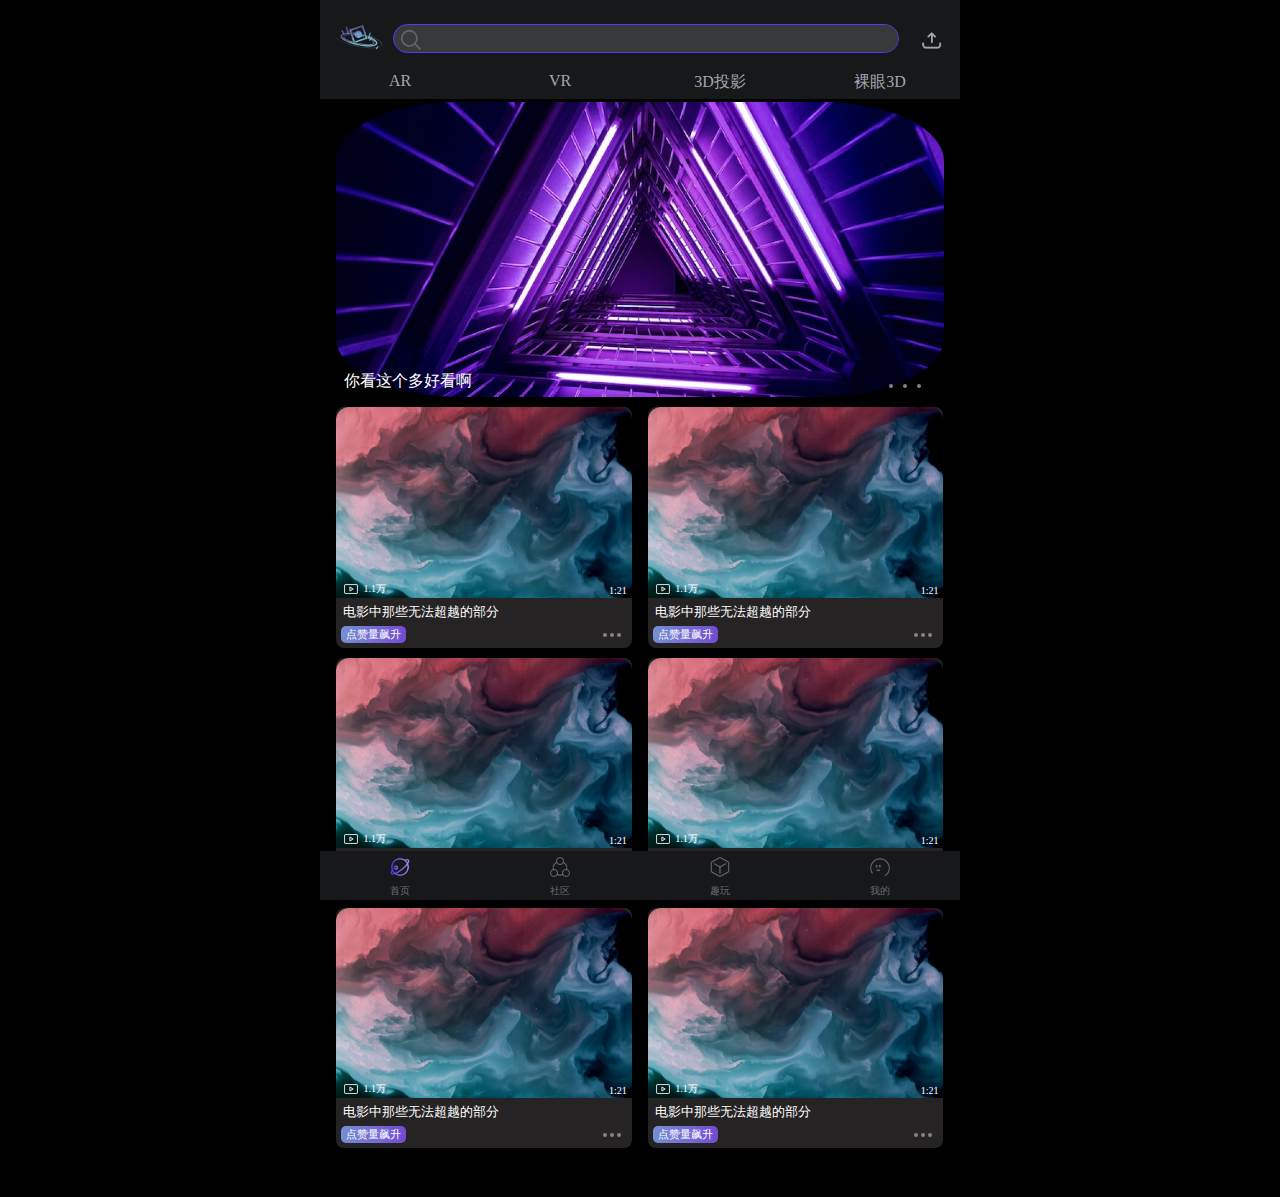
<file: 页面制作移动端/index.html>
<!DOCTYPE html>
<html lang="en">
<head>
    <meta charset="UTF-8">
    <meta http-equiv="X-UA-Compatible" content="IE=edge">
    <meta name="viewport" content="width=device-width, initial-scale=1.0">
    <title>Document</title>
    <link rel="stylesheet" href="style.css">
</head>
<body>
    <div class="head">
        <div class="header">
            <div class="logo"></div>
            <div class="search">
                <input type="text">
                <img src="./images/搜索.png" alt="">
            </div>
            <img src="./images/上传.png" alt="" class="upload">
        </div>
    <div class="nav">   
        <a href="#">AR</a>
        <a href="#">VR</a>
        <a href="#">3D投影</a>
        <a href="#">裸眼3D</a>
    </div>
    </div>
    <div class="banner">
        <img src="./images/Rectangle 101.png" alt="">
        <h4>你看这个多好看啊</h4>
        <div class="chart">
            <ul>
                <li></li>
                <li></li>
                <li></li>
            </ul>
        </div>
    </div>
    <div class="main">
        <ul>
            <li>
                <img src="./images/Rectangle 104.png" alt="">
                <h4 class="ins">
                    <img src="./images/Frame 42.png" alt="">
                    <span class="span1">1.1万</span>
                    <span class="span2">1:21</span>
                </h4>
                <h4 class="title">电影中那些无法超越的部分</h4>
                <h4 class="review">点赞量飙升</h4>
                <div class="point">
                    <ul>
                        <li></li>
                        <li></li>
                        <li></li>
                    </ul>
                </div>
            </li>
            <li>
                <img src="./images/Rectangle 104.png" alt="">
                <h4 class="ins">
                    <img src="./images/Frame 42.png" alt="">
                    <span class="span1">1.1万</span>
                    <span class="span2">1:21</span>
                </h4>
                <h4 class="title">电影中那些无法超越的部分</h4>
                <h4 class="review">点赞量飙升</h4>
                <div class="point">
                    <ul>
                        <li></li>
                        <li></li>
                        <li></li>
                    </ul>
                </div>
            </li>
            <li>
                <img src="./images/Rectangle 104.png" alt="">
                <h4 class="ins">
                    <img src="./images/Frame 42.png" alt="">
                    <span class="span1">1.1万</span>
                    <span class="span2">1:21</span>
                </h4>
                <h4 class="title">电影中那些无法超越的部分</h4>
                <h4 class="review">点赞量飙升</h4>
                <div class="point">
                    <ul>
                        <li></li>
                        <li></li>
                        <li></li>
                    </ul>
                </div>
            </li>
            <li>
                <img src="./images/Rectangle 104.png" alt="">
                <h4 class="ins">
                    <img src="./images/Frame 42.png" alt="">
                    <span class="span1">1.1万</span>
                    <span class="span2">1:21</span>
                </h4>
                <h4 class="title">电影中那些无法超越的部分</h4>
                <h4 class="review">点赞量飙升</h4>
                <div class="point">
                    <ul>
                        <li></li>
                        <li></li>
                        <li></li>
                    </ul>
                </div>
            </li>
            <li>
                <img src="./images/Rectangle 104.png" alt="">
                <h4 class="ins">
                    <img src="./images/Frame 42.png" alt="">
                    <span class="span1">1.1万</span>
                    <span class="span2">1:21</span>
                </h4>
                <h4 class="title">电影中那些无法超越的部分</h4>
                <h4 class="review">点赞量飙升</h4>
                <div class="point">
                    <ul>
                        <li></li>
                        <li></li>
                        <li></li>
                    </ul>
                </div>
            </li>
            <li>
                <img src="./images/Rectangle 104.png" alt="">
                <h4 class="ins">
                    <img src="./images/Frame 42.png" alt="">
                    <span class="span1">1.1万</span>
                    <span class="span2">1:21</span>
                </h4>
                <h4 class="title">电影中那些无法超越的部分</h4>
                <h4 class="review">点赞量飙升</h4>
                <div class="point">
                    <ul>
                        <li></li>
                        <li></li>
                        <li></li>
                    </ul>
                </div>
            </li>
        </ul>
    </div>
    <div class="foot">
        
    </div>
    <div class="footer">
        <a href="#"><img src="./images/星球.png" alt=""><span>首页</span></a>
        <a href="#"><img src="./images/Vector.png" alt=""><span>社区</span></a>
        <a href="#"><img src="./images/展示.png" alt=""><span>趣玩</span></a>
        <a href="#"><img src="./images/我我我 .png" alt=""><span>我的</span></a>
    
</div>
</body>
</html>
</file>
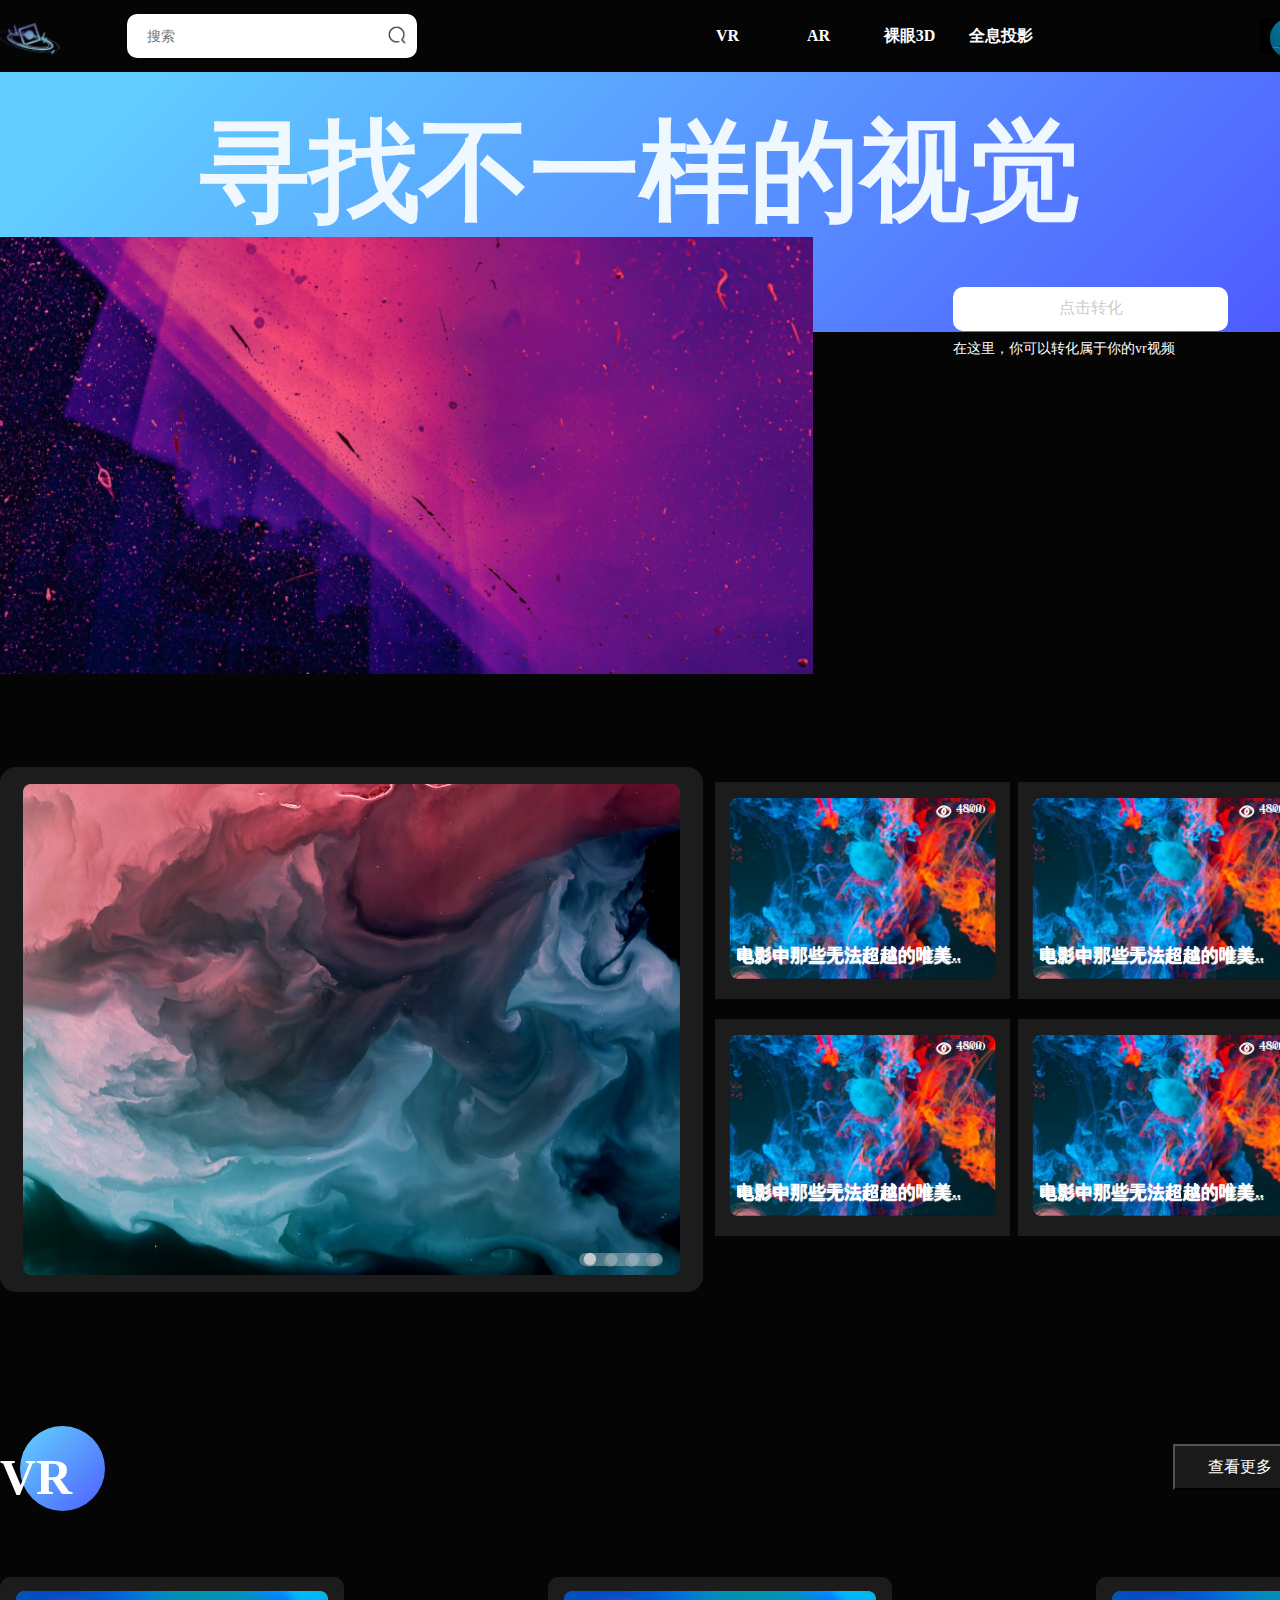
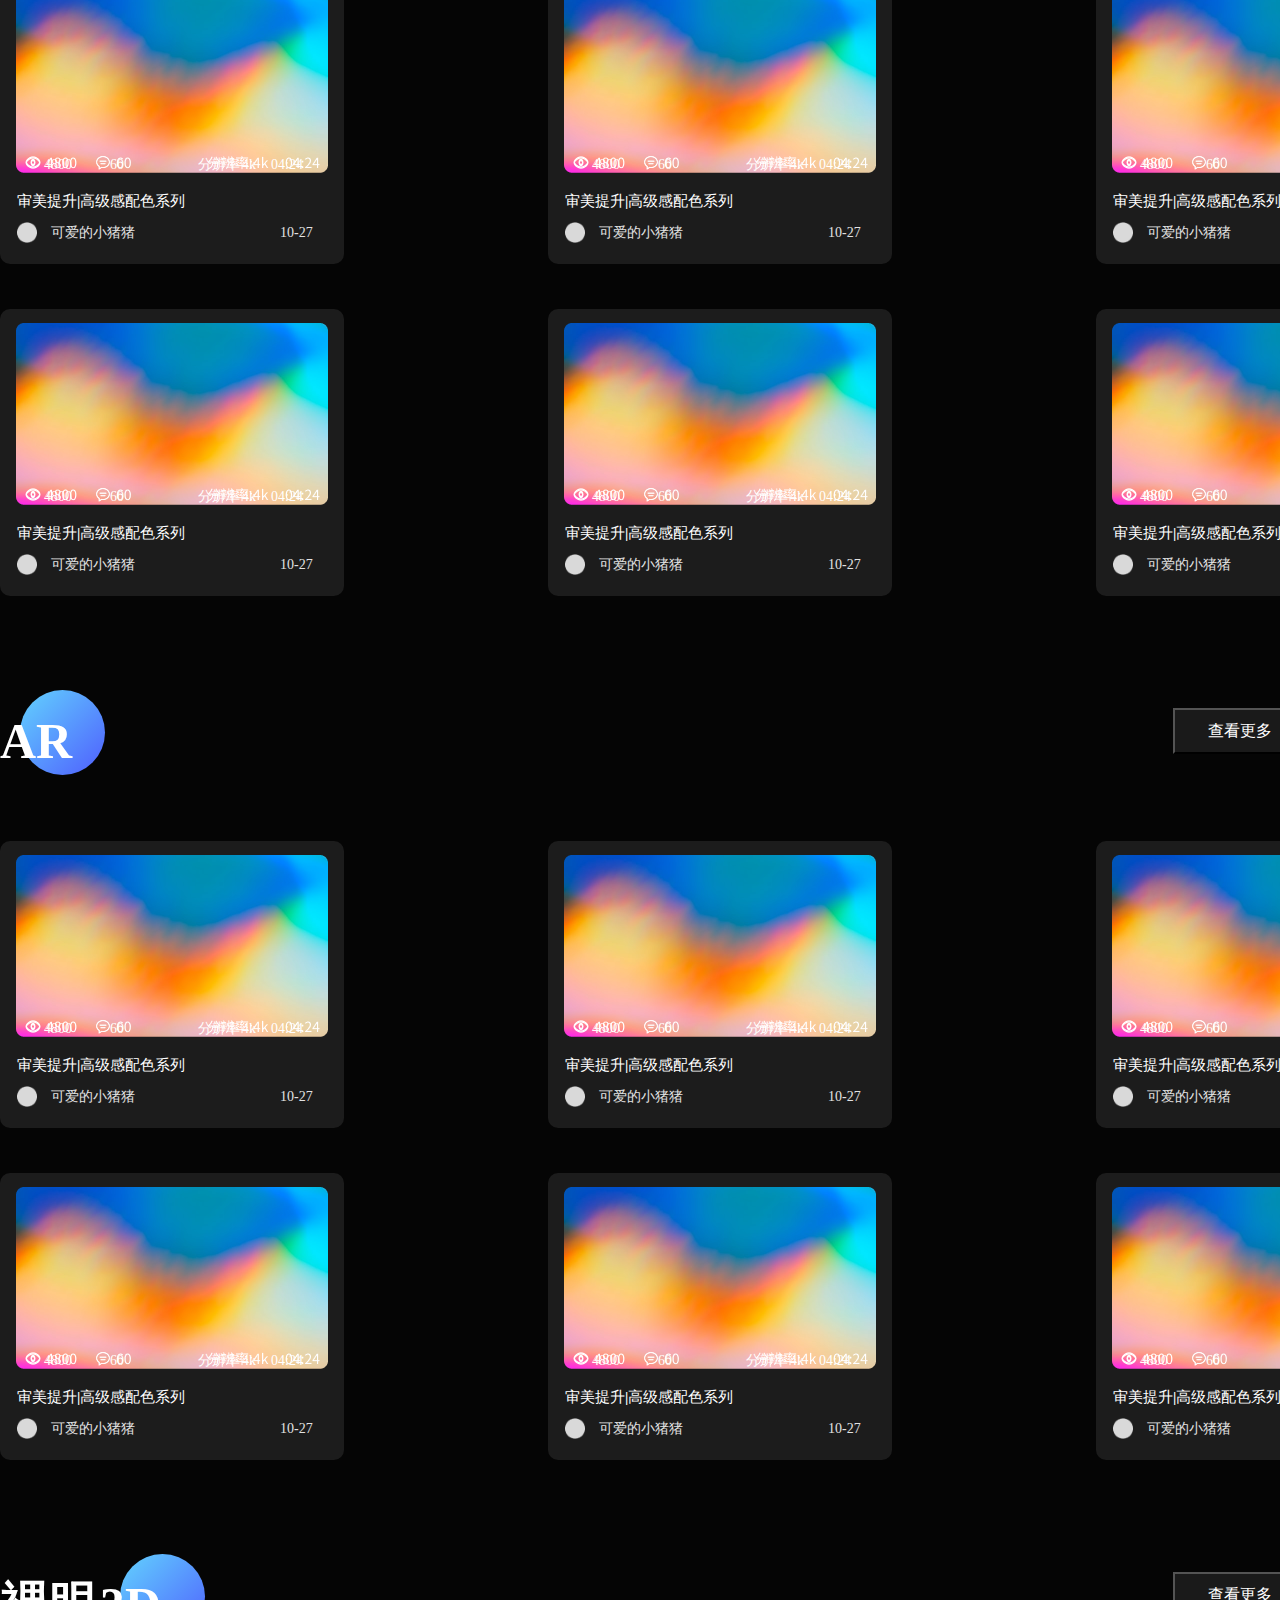
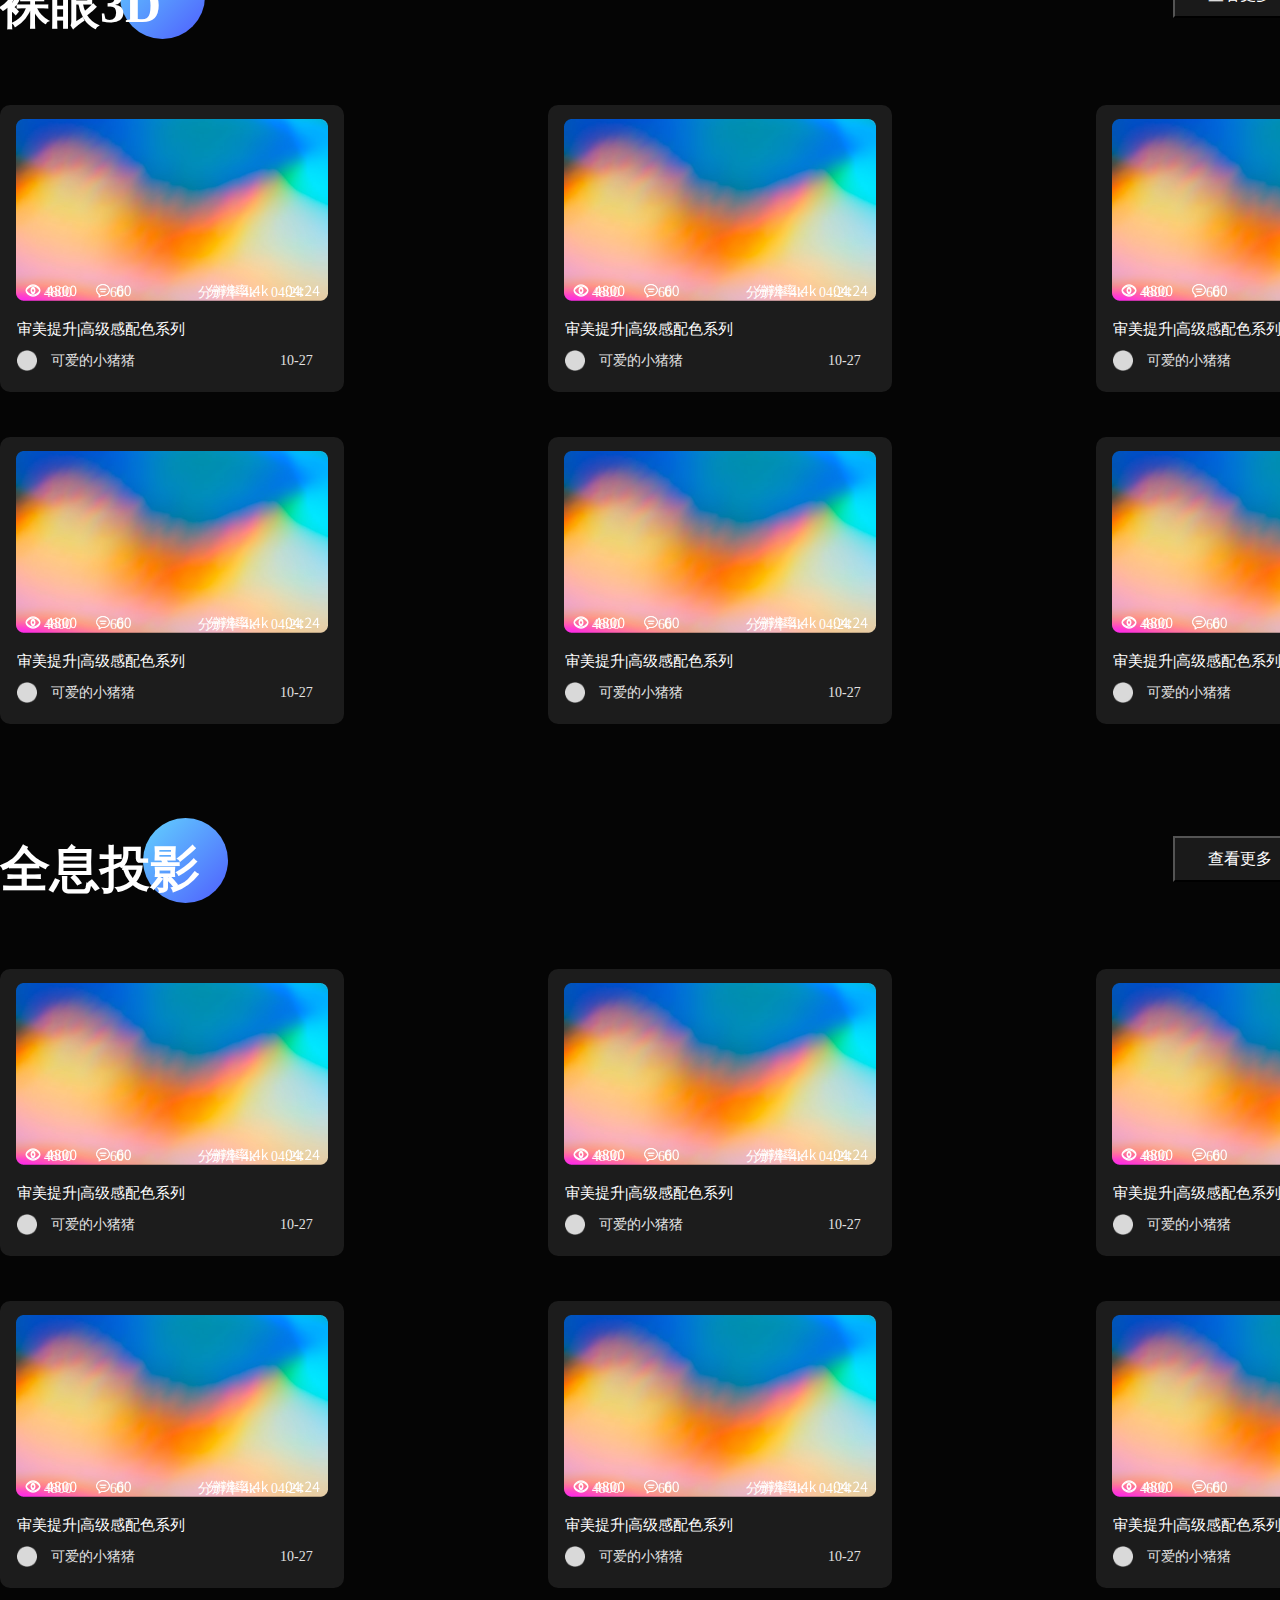
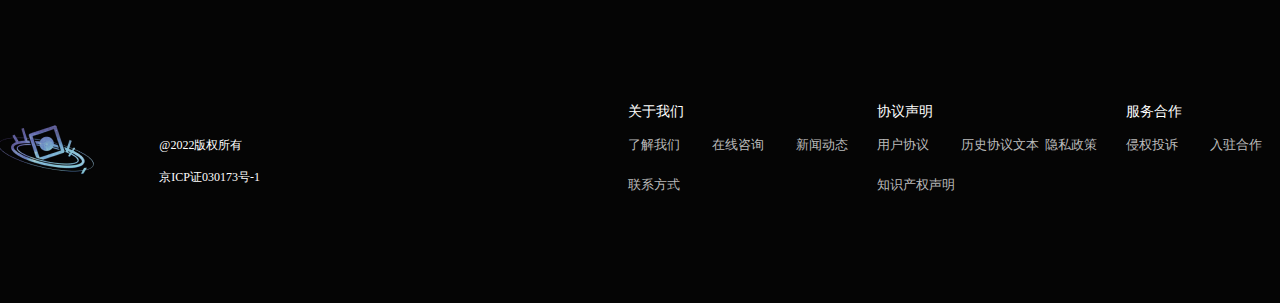
<file: 页面/首页.html>
<!DOCTYPE html>
<html lang="en">
<head>
    <meta charset="UTF-8">
    <meta http-equiv="X-UA-Compatible" content="IE=edge">
    <meta name="viewport" content="width=device-width, initial-scale=1.0">
    <title>3D视频网站</title>
    <link rel="stylesheet" href="style1.css">
</head>
<body>
    <!-- 1.头部区域开始啦 -->
   <div class="header w">
    <!-- 图标部分 -->
    <div class="logo">
        <img src="../images/logo.png" alt="" height="54px" >
    </div>
    <!-- 搜索部分 -->
    <div class="search">
        <input type="text" placeholder="搜索">
        <button>
            <img src="../images/搜索 (1).png" alt="" width="20px" >
        </button>
    </div>
    <!-- 导航栏部分 -->
    <div class="nav">
        <ul>
            <li><a href="#">VR</a></li>
            <li><a href="#">AR</a></li>
            <li><a href="#">裸眼3D</a></li>
            <li><a href="#">全息投影</a></li>
        </ul>
    </div>
    
    <!-- 用户模块 -->
   <div class="user">
    <button class="b1 b">
        <img src="../images/头像3.png" alt="">
    </button>
    <button class="b2 b">
        <img src="../images/上传 1.png" alt="">
        投稿
    </button>
   </div>
</div>
<!-- 头部区域结束啦 -->
<!-- 2.banner部分开始 -->
<div class="banner ">
    <div class="blue ">
        <div class="word ">
            寻找不一样的视觉
        </div>
    </div>
    <div class="purple w">
    </div>
    <div class="button ">
        <button>
            点击转化
        </button>
        <span>
            在这里，你可以转化属于你的vr视频
        </span>
    </div>
</div>
<!-- banner部分结束 -->
<!-- 3.精品推荐模块开始 -->
<div class="goodmodel w">
    <div class="left">
        <img src="../images/Frame 48.png" alt="" height="100%">
        <!-- 轮播圆点 -->
        <ul class="father">
            <li></li>
            <li></li>
            <li></li>
            <li></li>
        </ul>
    </div>
    <div class="right">
        <ul>
            <li >
                <img src="../images/Group 26.png" alt="" class="word">
                <div>
                    <img src="../images/Icon - 观看量 1.png" alt="" class="see">
                    <span>4800</span>
                </div>
                <h4>电影中那些无法超越的唯美..</h4>
            </li>
            <li>
                <img src="../images/Group 26.png" alt="" class="word">
                <div>
                    <img src="../images/Icon - 观看量 1.png" alt="" class="see">
                    <span>4800</span>
                </div>
                <h4>电影中那些无法超越的唯美..</h4>
            </li>
            <li>
                <img src="../images/Group 26.png" alt="" class="word">
                <div>
                    <img src="../images/Icon - 观看量 1.png" alt="" class="see">
                    <span>4800</span>
                </div>
                <h4>电影中那些无法超越的唯美..</h4>
            </li>
            <li>
                <img src="../images/Group 26.png" alt="" class="word">
                <div>
                    <img src="../images/Icon - 观看量 1.png" alt="" class="see">
                    <span>4800</span>
                </div>
                <h4>电影中那些无法超越的唯美..</h4>
            </li>
        </ul>
    </div>
</div>
<!-- 精品推荐模块结束 -->
<!-- 4.box核心内容开始 -->
<div class="box w">
    <div class="box-hd">
        <h4></h4>
        <h3>VR</h3>
        <button>
            <a href="#">查看更多</a>
        </button>
    </div>   
    <div class="box-bd">
        <ul>           
            <li>
                <img src="../images/1.png" alt="" >  
                <div class="icon">
                    <img src="../images/Icon - 观看量 1.png" alt="">
                    <span class="see">4800</span>
                    <img src="../images/评论 (1) 1.png" alt="">
                    <span class="review">60</span>
                    <h5>分辨率</h5>
                    <span class="rate">4k</span>
                    <span class="time">04:24</span>
                </div>   
                <h4>
                    审美提升|高级感配色系列
                </h4>
                <div class="info">
                    <span><img src="../images/Ellipse 6.png" alt=""></span>
                    <span class="name">可爱的小猪猪</span>
                    <span class="date">10-27</span>
                </div>
            </li>
            <li>
                <img src="../images/1.png" alt="" >  
                <div class="icon">
                    <img src="../images/Icon - 观看量 1.png" alt="">
                    <span class="see">4800</span>
                    <img src="../images/评论 (1) 1.png" alt="">
                    <span class="review">60</span>
                    <h5>分辨率</h5>
                    <span class="rate">4k</span>
                    <span class="time">04:24</span>
                </div>   
                <h4>
                    审美提升|高级感配色系列
                </h4>
                <div class="info">
                    <span><img src="../images/Ellipse 6.png" alt=""></span>
                    <span class="name">可爱的小猪猪</span>
                    <span class="date">10-27</span>
                </div>
            </li>
            <li>
                <img src="../images/1.png" alt="" >  
                <div class="icon">
                    <img src="../images/Icon - 观看量 1.png" alt="">
                    <span class="see">4800</span>
                    <img src="../images/评论 (1) 1.png" alt="">
                    <span class="review">60</span>
                    <h5>分辨率</h5>
                    <span class="rate">4k</span>
                    <span class="time">04:24</span>
                </div>   
                <h4>
                    审美提升|高级感配色系列
                </h4>
                <div class="info">
                    <span><img src="../images/Ellipse 6.png" alt=""></span>
                    <span class="name">可爱的小猪猪</span>
                    <span class="date">10-27</span>
                </div>
            </li>
            <li>
                <img src="../images/1.png" alt="" >  
                <div class="icon">
                    <img src="../images/Icon - 观看量 1.png" alt="">
                    <span class="see">4800</span>
                    <img src="../images/评论 (1) 1.png" alt="">
                    <span class="review">60</span>
                    <h5>分辨率</h5>
                    <span class="rate">4k</span>
                    <span class="time">04:24</span>
                </div>   
                <h4>
                    审美提升|高级感配色系列
                </h4>
                <div class="info">
                    <span><img src="../images/Ellipse 6.png" alt=""></span>
                    <span class="name">可爱的小猪猪</span>
                    <span class="date">10-27</span>
                </div>
            </li>
            <li>
                <img src="../images/1.png" alt="" >  
                <div class="icon">
                    <img src="../images/Icon - 观看量 1.png" alt="">
                    <span class="see">4800</span>
                    <img src="../images/评论 (1) 1.png" alt="">
                    <span class="review">60</span>
                    <h5>分辨率</h5>
                    <span class="rate">4k</span>
                    <span class="time">04:24</span>
                </div>   
                <h4>
                    审美提升|高级感配色系列
                </h4>
                <div class="info">
                    <span><img src="../images/Ellipse 6.png" alt=""></span>
                    <span class="name">可爱的小猪猪</span>
                    <span class="date">10-27</span>
                </div>
            </li>
            <li>
                <img src="../images/1.png" alt="" >  
                <div class="icon">
                    <img src="../images/Icon - 观看量 1.png" alt="">
                    <span class="see">4800</span>
                    <img src="../images/评论 (1) 1.png" alt="">
                    <span class="review">60</span>
                    <h5>分辨率</h5>
                    <span class="rate">4k</span>
                    <span class="time">04:24</span>
                </div>   
                <h4>
                    审美提升|高级感配色系列
                </h4>
                <div class="info">
                    <span><img src="../images/Ellipse 6.png" alt=""></span>
                    <span class="name">可爱的小猪猪</span>
                    <span class="date">10-27</span>
                </div>
            </li>
        </ul>
    </div>
    <div class="box-hd">
        <h4></h4>
        <h3>AR</h3>
        <button>
            <a href="#">查看更多</a>
        </button>
    </div>
    <div class="box-bd">
        <ul>           
            <li>
                <img src="../images/1.png" alt="" >  
                <div class="icon">
                    <img src="../images/Icon - 观看量 1.png" alt="">
                    <span class="see">4800</span>
                    <img src="../images/评论 (1) 1.png" alt="">
                    <span class="review">60</span>
                    <h5>分辨率</h5>
                    <span class="rate">4k</span>
                    <span class="time">04:24</span>
                </div>   
                <h4>
                    审美提升|高级感配色系列
                </h4>
                <div class="info">
                    <span><img src="../images/Ellipse 6.png" alt=""></span>
                    <span class="name">可爱的小猪猪</span>
                    <span class="date">10-27</span>
                </div>
            </li>
            <li>
                <img src="../images/1.png" alt="" >  
                <div class="icon">
                    <img src="../images/Icon - 观看量 1.png" alt="">
                    <span class="see">4800</span>
                    <img src="../images/评论 (1) 1.png" alt="">
                    <span class="review">60</span>
                    <h5>分辨率</h5>
                    <span class="rate">4k</span>
                    <span class="time">04:24</span>
                </div>   
                <h4>
                    审美提升|高级感配色系列
                </h4>
                <div class="info">
                    <span><img src="../images/Ellipse 6.png" alt=""></span>
                    <span class="name">可爱的小猪猪</span>
                    <span class="date">10-27</span>
                </div>
            </li>
            <li>
                <img src="../images/1.png" alt="" >  
                <div class="icon">
                    <img src="../images/Icon - 观看量 1.png" alt="">
                    <span class="see">4800</span>
                    <img src="../images/评论 (1) 1.png" alt="">
                    <span class="review">60</span>
                    <h5>分辨率</h5>
                    <span class="rate">4k</span>
                    <span class="time">04:24</span>
                </div>   
                <h4>
                    审美提升|高级感配色系列
                </h4>
                <div class="info">
                    <span><img src="../images/Ellipse 6.png" alt=""></span>
                    <span class="name">可爱的小猪猪</span>
                    <span class="date">10-27</span>
                </div>
            </li>
            <li>
                <img src="../images/1.png" alt="" >  
                <div class="icon">
                    <img src="../images/Icon - 观看量 1.png" alt="">
                    <span class="see">4800</span>
                    <img src="../images/评论 (1) 1.png" alt="">
                    <span class="review">60</span>
                    <h5>分辨率</h5>
                    <span class="rate">4k</span>
                    <span class="time">04:24</span>
                </div>   
                <h4>
                    审美提升|高级感配色系列
                </h4>
                <div class="info">
                    <span><img src="../images/Ellipse 6.png" alt=""></span>
                    <span class="name">可爱的小猪猪</span>
                    <span class="date">10-27</span>
                </div>
            </li>
            <li>
                <img src="../images/1.png" alt="" >  
                <div class="icon">
                    <img src="../images/Icon - 观看量 1.png" alt="">
                    <span class="see">4800</span>
                    <img src="../images/评论 (1) 1.png" alt="">
                    <span class="review">60</span>
                    <h5>分辨率</h5>
                    <span class="rate">4k</span>
                    <span class="time">04:24</span>
                </div>   
                <h4>
                    审美提升|高级感配色系列
                </h4>
                <div class="info">
                    <span><img src="../images/Ellipse 6.png" alt=""></span>
                    <span class="name">可爱的小猪猪</span>
                    <span class="date">10-27</span>
                </div>
            </li>
            <li>
                <img src="../images/1.png" alt="" >  
                <div class="icon">
                    <img src="../images/Icon - 观看量 1.png" alt="">
                    <span class="see">4800</span>
                    <img src="../images/评论 (1) 1.png" alt="">
                    <span class="review">60</span>
                    <h5>分辨率</h5>
                    <span class="rate">4k</span>
                    <span class="time">04:24</span>
                </div>   
                <h4>
                    审美提升|高级感配色系列
                </h4>
                <div class="info">
                    <span><img src="../images/Ellipse 6.png" alt=""></span>
                    <span class="name">可爱的小猪猪</span>
                    <span class="date">10-27</span>
                </div>
            </li>
        </ul>
    </div>
    <div class="box-hd">
        <h4></h4>
        <h3>裸眼3D</h3>
        <button>
            <a href="#">查看更多</a>
        </button>
    </div>
    <div class="box-bd">
        <ul>           
            <li>
                <img src="../images/1.png" alt="" >  
                <div class="icon">
                    <img src="../images/Icon - 观看量 1.png" alt="">
                    <span class="see">4800</span>
                    <img src="../images/评论 (1) 1.png" alt="">
                    <span class="review">60</span>
                    <h5>分辨率</h5>
                    <span class="rate">4k</span>
                    <span class="time">04:24</span>
                </div>   
                <h4>
                    审美提升|高级感配色系列
                </h4>
                <div class="info">
                    <span><img src="../images/Ellipse 6.png" alt=""></span>
                    <span class="name">可爱的小猪猪</span>
                    <span class="date">10-27</span>
                </div>
            </li>
            <li>
                <img src="../images/1.png" alt="" >  
                <div class="icon">
                    <img src="../images/Icon - 观看量 1.png" alt="">
                    <span class="see">4800</span>
                    <img src="../images/评论 (1) 1.png" alt="">
                    <span class="review">60</span>
                    <h5>分辨率</h5>
                    <span class="rate">4k</span>
                    <span class="time">04:24</span>
                </div>   
                <h4>
                    审美提升|高级感配色系列
                </h4>
                <div class="info">
                    <span><img src="../images/Ellipse 6.png" alt=""></span>
                    <span class="name">可爱的小猪猪</span>
                    <span class="date">10-27</span>
                </div>
            </li>
            <li>
                <img src="../images/1.png" alt="" >  
                <div class="icon">
                    <img src="../images/Icon - 观看量 1.png" alt="">
                    <span class="see">4800</span>
                    <img src="../images/评论 (1) 1.png" alt="">
                    <span class="review">60</span>
                    <h5>分辨率</h5>
                    <span class="rate">4k</span>
                    <span class="time">04:24</span>
                </div>   
                <h4>
                    审美提升|高级感配色系列
                </h4>
                <div class="info">
                    <span><img src="../images/Ellipse 6.png" alt=""></span>
                    <span class="name">可爱的小猪猪</span>
                    <span class="date">10-27</span>
                </div>
            </li>
            <li>
                <img src="../images/1.png" alt="" >  
                <div class="icon">
                    <img src="../images/Icon - 观看量 1.png" alt="">
                    <span class="see">4800</span>
                    <img src="../images/评论 (1) 1.png" alt="">
                    <span class="review">60</span>
                    <h5>分辨率</h5>
                    <span class="rate">4k</span>
                    <span class="time">04:24</span>
                </div>   
                <h4>
                    审美提升|高级感配色系列
                </h4>
                <div class="info">
                    <span><img src="../images/Ellipse 6.png" alt=""></span>
                    <span class="name">可爱的小猪猪</span>
                    <span class="date">10-27</span>
                </div>
            </li>
            <li>
                <img src="../images/1.png" alt="" >  
                <div class="icon">
                    <img src="../images/Icon - 观看量 1.png" alt="">
                    <span class="see">4800</span>
                    <img src="../images/评论 (1) 1.png" alt="">
                    <span class="review">60</span>
                    <h5>分辨率</h5>
                    <span class="rate">4k</span>
                    <span class="time">04:24</span>
                </div>   
                <h4>
                    审美提升|高级感配色系列
                </h4>
                <div class="info">
                    <span><img src="../images/Ellipse 6.png" alt=""></span>
                    <span class="name">可爱的小猪猪</span>
                    <span class="date">10-27</span>
                </div>
            </li>
            <li>
                <img src="../images/1.png" alt="" >  
                <div class="icon">
                    <img src="../images/Icon - 观看量 1.png" alt="">
                    <span class="see">4800</span>
                    <img src="../images/评论 (1) 1.png" alt="">
                    <span class="review">60</span>
                    <h5>分辨率</h5>
                    <span class="rate">4k</span>
                    <span class="time">04:24</span>
                </div>   
                <h4>
                    审美提升|高级感配色系列
                </h4>
                <div class="info">
                    <span><img src="../images/Ellipse 6.png" alt=""></span>
                    <span class="name">可爱的小猪猪</span>
                    <span class="date">10-27</span>
                </div>
            </li>
        </ul>
    </div>
    <div class="box-hd">
        <h4></h4>
        <h3>全息投影</h3>
        <button>
            <a href="#">查看更多</a>
        </button>
    </div>
    <div class="box-bd">
        <ul>           
            <li>
                <img src="../images/1.png" alt="" >  
                <div class="icon">
                    <img src="../images/Icon - 观看量 1.png" alt="">
                    <span class="see">4800</span>
                    <img src="../images/评论 (1) 1.png" alt="">
                    <span class="review">60</span>
                    <h5>分辨率</h5>
                    <span class="rate">4k</span>
                    <span class="time">04:24</span>
                </div>   
                <h4>
                    审美提升|高级感配色系列
                </h4>
                <div class="info">
                    <span><img src="../images/Ellipse 6.png" alt=""></span>
                    <span class="name">可爱的小猪猪</span>
                    <span class="date">10-27</span>
                </div>
            </li>
            <li>
                <img src="../images/1.png" alt="" >  
                <div class="icon">
                    <img src="../images/Icon - 观看量 1.png" alt="">
                    <span class="see">4800</span>
                    <img src="../images/评论 (1) 1.png" alt="">
                    <span class="review">60</span>
                    <h5>分辨率</h5>
                    <span class="rate">4k</span>
                    <span class="time">04:24</span>
                </div>   
                <h4>
                    审美提升|高级感配色系列
                </h4>
                <div class="info">
                    <span><img src="../images/Ellipse 6.png" alt=""></span>
                    <span class="name">可爱的小猪猪</span>
                    <span class="date">10-27</span>
                </div>
            </li>
            <li>
                <img src="../images/1.png" alt="" >  
                <div class="icon">
                    <img src="../images/Icon - 观看量 1.png" alt="">
                    <span class="see">4800</span>
                    <img src="../images/评论 (1) 1.png" alt="">
                    <span class="review">60</span>
                    <h5>分辨率</h5>
                    <span class="rate">4k</span>
                    <span class="time">04:24</span>
                </div>   
                <h4>
                    审美提升|高级感配色系列
                </h4>
                <div class="info">
                    <span><img src="../images/Ellipse 6.png" alt=""></span>
                    <span class="name">可爱的小猪猪</span>
                    <span class="date">10-27</span>
                </div>
            </li>
            <li>
                <img src="../images/1.png" alt="" >  
                <div class="icon">
                    <img src="../images/Icon - 观看量 1.png" alt="">
                    <span class="see">4800</span>
                    <img src="../images/评论 (1) 1.png" alt="">
                    <span class="review">60</span>
                    <h5>分辨率</h5>
                    <span class="rate">4k</span>
                    <span class="time">04:24</span>
                </div>   
                <h4>
                    审美提升|高级感配色系列
                </h4>
                <div class="info">
                    <span><img src="../images/Ellipse 6.png" alt=""></span>
                    <span class="name">可爱的小猪猪</span>
                    <span class="date">10-27</span>
                </div>
            </li>
            <li>
                <img src="../images/1.png" alt="" >  
                <div class="icon">
                    <img src="../images/Icon - 观看量 1.png" alt="">
                    <span class="see">4800</span>
                    <img src="../images/评论 (1) 1.png" alt="">
                    <span class="review">60</span>
                    <h5>分辨率</h5>
                    <span class="rate">4k</span>
                    <span class="time">04:24</span>
                </div>   
                <h4>
                    审美提升|高级感配色系列
                </h4>
                <div class="info">
                    <span><img src="../images/Ellipse 6.png" alt=""></span>
                    <span class="name">可爱的小猪猪</span>
                    <span class="date">10-27</span>
                </div>
            </li>
            <li>
                <img src="../images/1.png" alt="" >  
                <div class="icon">
                    <img src="../images/Icon - 观看量 1.png" alt="">
                    <span class="see">4800</span>
                    <img src="../images/评论 (1) 1.png" alt="">
                    <span class="review">60</span>
                    <h5>分辨率</h5>
                    <span class="rate">4k</span>
                    <span class="time">04:24</span>
                </div>   
                <h4>
                    审美提升|高级感配色系列
                </h4>
                <div class="info">
                    <span><img src="../images/Ellipse 6.png" alt=""></span>
                    <span class="name">可爱的小猪猪</span>
                    <span class="date">10-27</span>
                </div>
            </li>
        </ul>
    </div>
</div>

<!-- box核心模块结束 -->
<!-- 底部模块开始 -->
<div class="bottom ">
<div class="w">
<div class="copyright">
    <img src="../images/liglogo.png" alt="">
    <span>@2022版权所有<br><br>京ICP证030173号-1</span>
</div>
<div class="links">
    <dl>
        <dt>关于我们</dt>
        <dd>了解我们</dd>
        <dd>在线咨询</dd>
        <dd>新闻动态</dd>
        <dd>联系方式</dd>
    </dl>
    <dl>
        <dt>协议声明</dt>
        <dd>用户协议</dd>
        <dd>历史协议文本</dd>
        <dd>隐私政策</dd>
        <dd>知识产权声明</dd>
    </dl>
    <dl>
        <dt>服务合作</dt>
        <dd>侵权投诉</dd>
        <dd>入驻合作</dd>
    </dl>

</div>
</div>
</div>
<!-- 底栏模块结束 -->
</body>
</html>
</file>
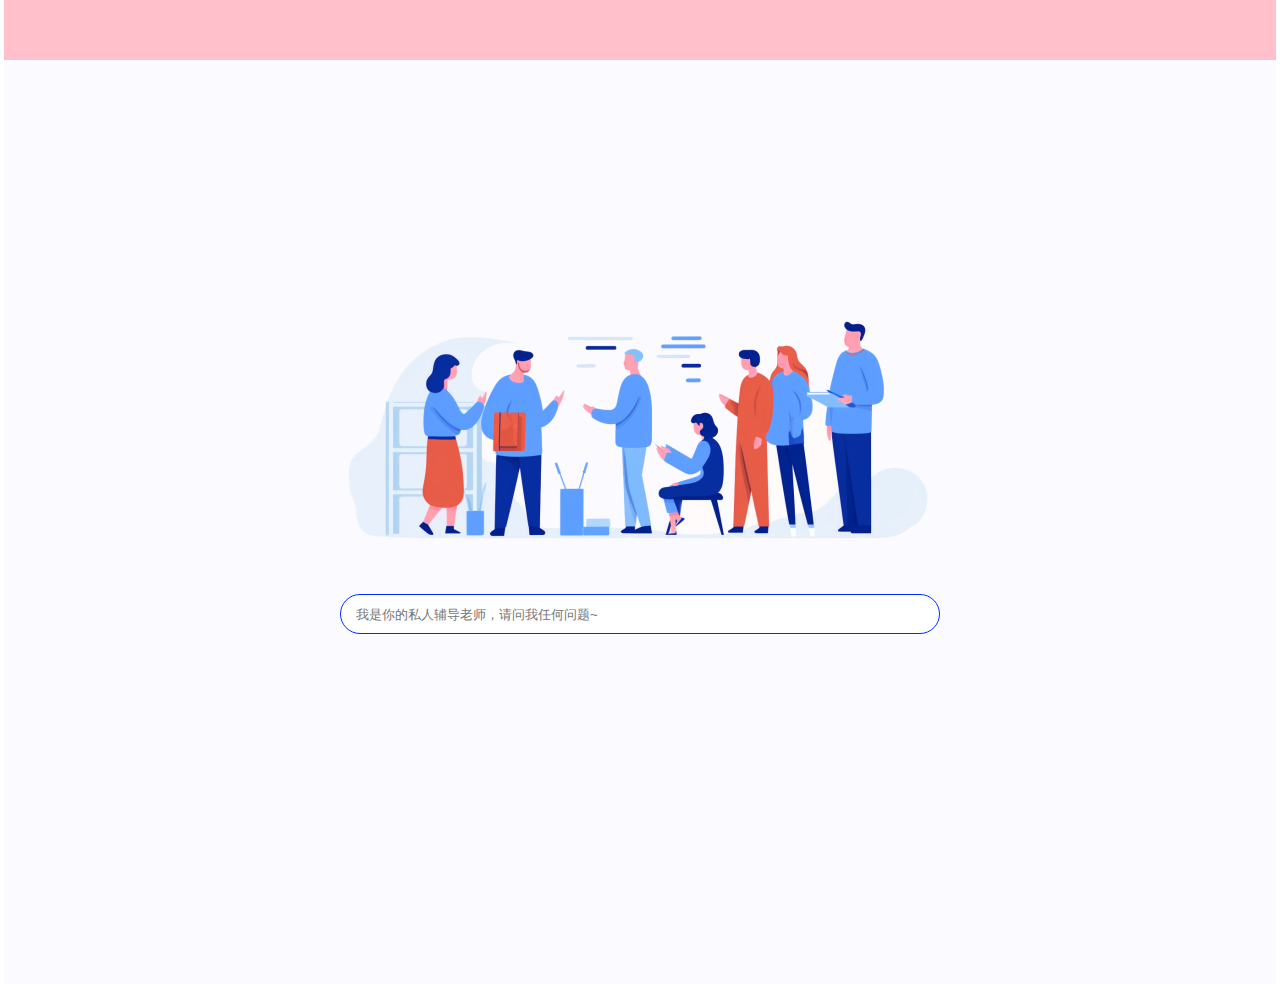
<file: PC端视频播放页/i/问答引擎.html>
<!DOCTYPE html>
<html lang="en">

<head>
    <meta charset="UTF-8">
    <meta http-equiv="X-UA-Compatible" content="IE=edge">
    <meta name="viewport" content="width=device-width, initial-scale=1.0">
    <title>播放页面</title>
    <link href="style3.css" rel="stylesheet" >
    </script>
    
</head>

<body>
    <!-- 头部区域开始 -->
    <div class="header">

    </div>
    <!-- 头部区域结束 -->
    <!-- 主要部分开始 -->
    <div class="main" id="main">
        <img src="../image/插画_03.png" alt="">
        <input type="text" name="" id="ask" placeholder="我是你的私人辅导老师，请问我任何问题~">
    </div>
        <!-- 历史记录结束 -->
        <!-- 主要部分结束 -->

</body>

</html>
</file>
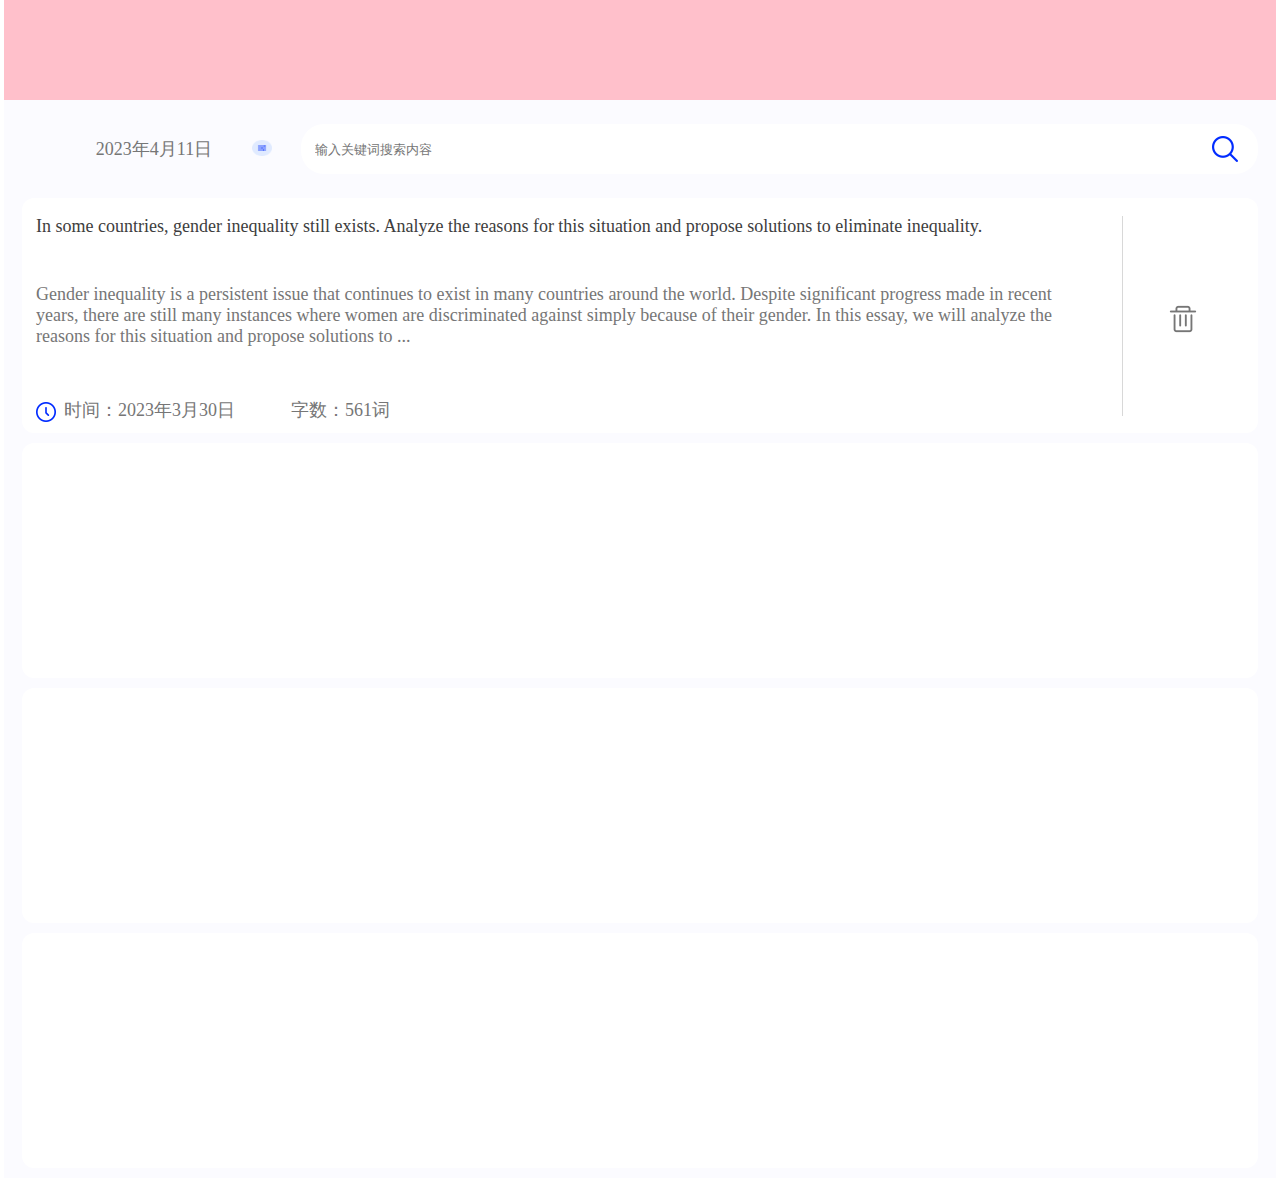
<file: PC端视频播放页/作文修改-历史记录/history.html>
<!DOCTYPE html>
<html lang="en">

<head>
    <meta charset="UTF-8">
    <meta http-equiv="X-UA-Compatible" content="IE=edge">
    <meta name="viewport" content="width=device-width, initial-scale=1.0">
    <title>播放页面</title>
    <link rel="stylesheet" href="style.css">
</head>

<body>
    <!-- 头部区域开始 -->
    <div class="header">
        
    </div>
    <!-- 头部区域结束 -->
    <!-- 主要部分开始 -->
    <div class="main">
        <!-- 搜索栏开始 -->
        <div class="root">
            <div class="left">
                <img src="../image/调整.png" alt="" >
                <div class="date">2023年4月11日</div>
            </div>
            <div class="right">
                <img src="../image/search.png" alt="">
                <input type="text" name="" id="search" placeholder="输入关键词搜索内容">
            </div>
        </div>
        <!-- 搜索栏结束 -->
        <!-- 历史记录开始 -->
        <div class="history" >
            <ul>
                <li>
                    <div class="left">
                        <div class="old">
                            In some countries, gender inequality still exists. Analyze the reasons for this situation and propose solutions to eliminate inequality.
                        </div>
                        <div class="new">
                            Gender inequality is a persistent issue that continues to exist in many countries around the world. Despite significant progress made in recent years, there are still many instances where women are discriminated against simply because of their gender. In this essay, we will analyze the reasons for this situation and propose solutions to ...
                        </div>
                        <div class="info">
                            <img src="../image/时钟.png" alt=""  style="position: absolute; top:4px;left:0px;height: 20px;width: 20px;">
                            <div class="time">
                                时间：<span>2023年3月30日</span>
                            </div>
                            <div class="num">
                                字数：<span>561词</span>
                            </div>
                        </div>
                    </div>
                    <div class="right">
                        <img src="../image/删除.png" alt="" style="position: absolute; top:106px;right:60px;height: 30px;width: 30px;">
                    </div>
                </li>
                <li></li>
                <li></li>
                <li></li>
            </ul>
        </div>
        <!-- 历史记录结束 -->
    <!-- 主要部分结束 -->
    
</body>

</html>
</file>
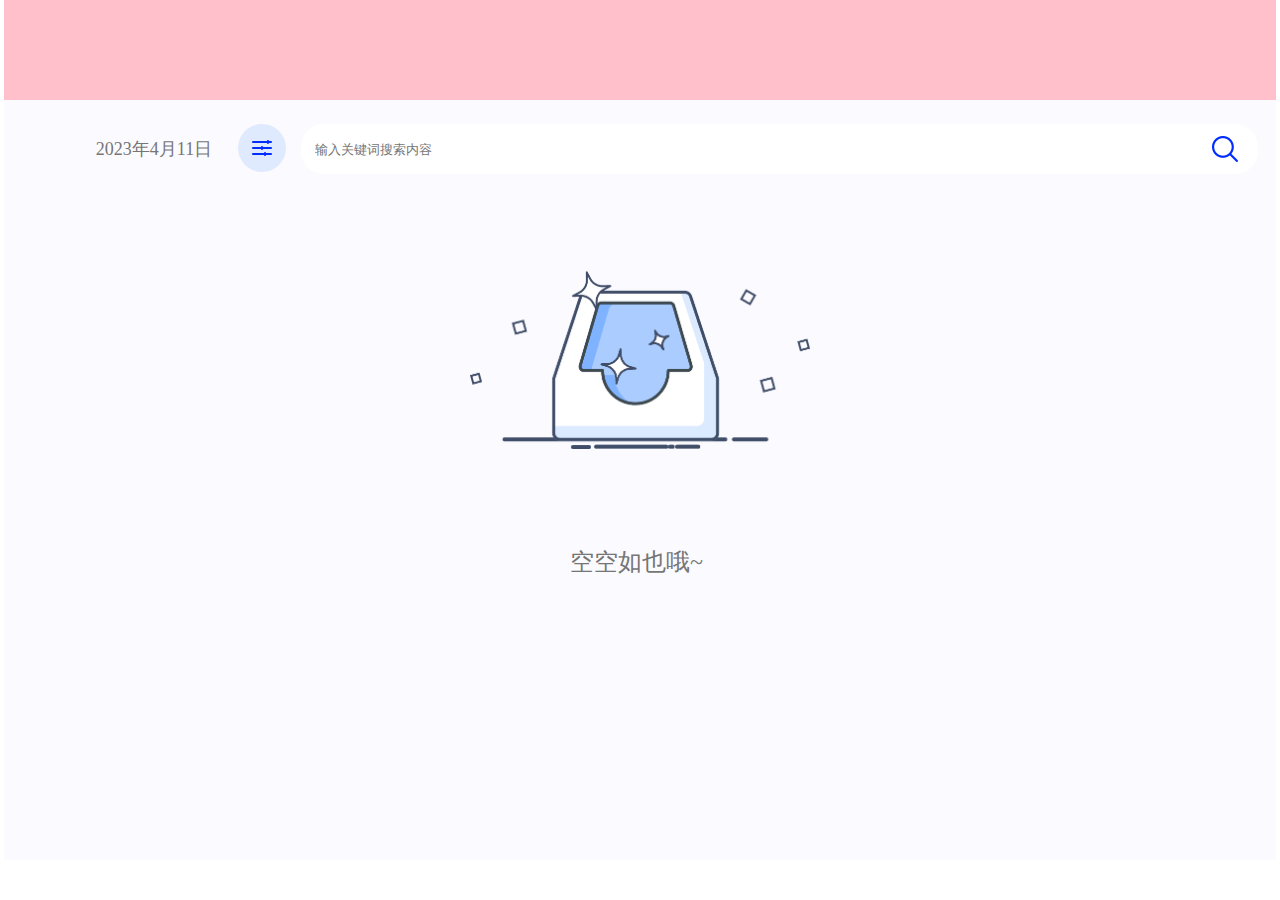
<file: PC端视频播放页/作文修改-历史记录/history1.html>
<!DOCTYPE html>
<html lang="en">

<head>
    <meta charset="UTF-8">
    <meta http-equiv="X-UA-Compatible" content="IE=edge">
    <meta name="viewport" content="width=device-width, initial-scale=1.0">
    <title>播放页面</title>
    <link href="style.css" rel="stylesheet" media=" (min-width: 391px)">
    <link href="style1.css" rel="stylesheet" media=" (min-device-width: 320px) and (
    max-device-width: 640px)">
    <script src="history1.js" defer="defer">
    </script>
</head>

<body>
    <!-- 头部区域开始 -->
    <div class="header">

    </div>
    <!-- 头部区域结束 -->
    <!-- 主要部分开始 -->
    <div class="main" id="main">
        <!-- 搜索栏开始 -->
        <div class="root">
            <div class="left">
                <img src="../image/路径.png" alt="">
                <div class="r"></div>
                <div class="date">2023年4月11日</div>
            </div>
            <div class="right">
                <img src="../image/search.png" alt="">
                <input type="text" name="" id="search" placeholder="输入关键词搜索内容">
            </div>
        </div>
        <!-- 搜索栏结束 -->
        <!-- 历史记录开始 -->
        <div id="history" class="history">
            <ul>
                <!-- <li>
                    <div class="left">
                        <div class="old">
                            In some countries, gender exists..
                        </div>
                        <div class="new">
                            Gender inequality is a persistent issue that continues is a persistent issue ...
                        </div>
                        <div class="info">
                            <img src="../image/时钟.png" alt="">
                            <div class="time">
                                时间：<span>2023年3月30日</span>
                            </div>
                            <div class="num">
                                字数：<span>561词</span>
                            </div>
                        </div>
                    </div>
                    <div class="right">
                        <img src="../image/删除.png" alt="">
                    </div>
                </li>
                <li>
                    <div class="left">
                        <div class="old">
                            In some countries, gender exists..
                        </div>
                        <div class="new">
                            Gender inequality is a persistent issue that continues is a persistent issue ...
                        </div>
                        <div class="info">
                            <img src="../image/时钟.png" alt="">
                            <div class="time">
                                时间：<span>2023年3月30日</span>
                            </div>
                            <div class="num">
                                字数：<span>561词</span>
                            </div>
                        </div>
                    </div>
                    <div class="right">
                        <img src="../image/删除.png" alt="">
                    </div>
                </li>
                <li>
                    <div class="left">
                        <div class="old">
                            In some countries, gender exists..
                        </div>
                        <div class="new">
                            Gender inequality is a persistent issue that continues is a persistent issue ...
                        </div>
                        <div class="info">
                            <img src="../image/时钟.png" alt="">
                            <div class="time">
                                时间：<span>2023年3月30日</span>
                            </div>
                            <div class="num">
                                字数：<span>561词</span>
                            </div>
                        </div>
                    </div>
                    <div class="right">
                        <img src="../image/删除.png" alt="">
                    </div>
                </li>
                <li>
                    <div class="left">
                        <div class="old">
                            In some countries, gender exists..
                        </div>
                        <div class="new">
                            Gender inequality is a persistent issue that continues is a persistent issue ...
                        </div>
                        <div class="info">
                            <img src="../image/时钟.png" alt="">
                            <div class="time">
                                时间：<span>2023年3月30日</span>
                            </div>
                            <div class="num">
                                字数：<span>561词</span>
                            </div>
                        </div>
                    </div>
                    <div class="right">
                        <img src="../image/删除.png" alt="">
                    </div>
                </li> -->
            </ul>
        </div>
        <!-- 历史记录结束 -->
        <!-- 主要部分结束 -->

</body>

</html>
</file>
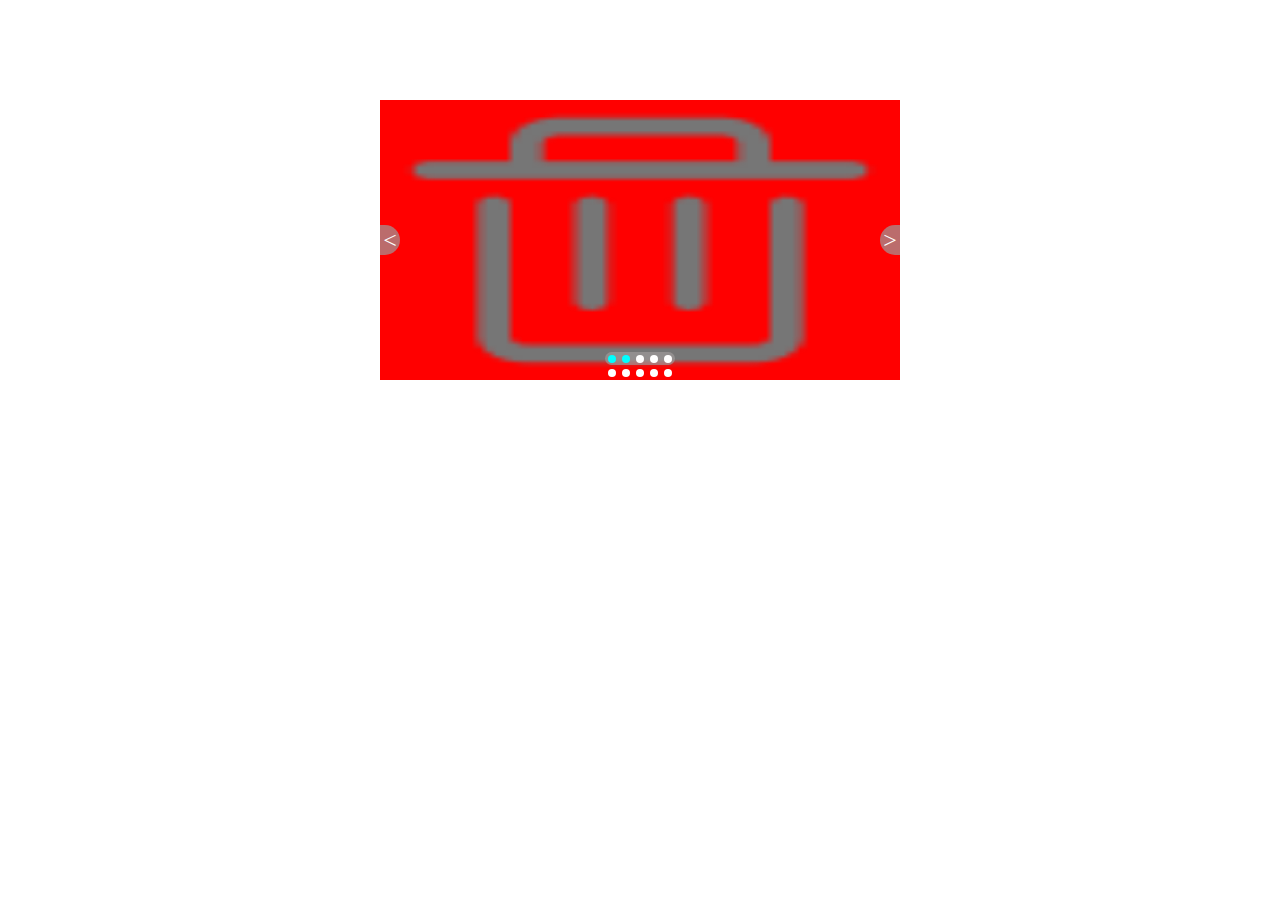
<file: PC端视频播放页/页面/问答引擎.html>
<!DOCTYPE html>
<html lang="en">
<head>
    <meta charset="UTF-8">
    <meta http-equiv="X-UA-Compatible" content="IE=edge">
    <meta name="viewport" content="width=device-width, initial-scale=1.0">
    <title>Document</title>
    <link rel="stylesheet" href="index.css">
    <script   src="history3.js"></script>
</head>
<body>
    <div class="box">
        <a href="" class = 'left jiantou'>&lt;</a>
        <a href="" class = 'right jiantou'>&gt;</a>
        <ul class = 'pic'>
            <li>
                <a href="../页面/history.html"><img src="../image/删除.png" alt=""></a>
            </li>
            <li>
                <a href="../页面/视频播放页.html"><img src="../image/插画_03.png" alt=""></a>
            </li>
            <li>
                <a href="../页面/问答引擎.html"><img src="../image/图标.png" alt=""></a>
            </li>
            <li>
                <a href="#"><img src="../image/时钟.png" alt=""></a>
            </li>
             <li>
                <a href="#"><img src="../image/路径.png" alt=""></a>
            </li>
        </ul>
        <ul class="lis">
            <li></li>
            <li class = 'selected'></li>
            <li></li>
            <li></li>
            <li></li>
        </ul>
    </div>
</body>
</html>
</file>
<file: 页面制作移动端/style.css>
*{
    margin: 0;
    padding: 0;
}
a{
    text-decoration: none;
    -webkit-tap-highlight-color: transparent;
}

li{
    list-style: none;
}
body{
    width: 100%;
    min-width: 320px;
    max-width: 640px;
    margin: 0 auto;
    background-color: rgb(0, 0, 0);
}
.head{
    height: 102px;
}
.header{
    /* position: fixed;
    left: 0;
    right: 0;
    z-index: 999; */
    position: relative;
    /* width: 100%; */
    left: 0;
    right: 0;
   height: 72px; 
   overflow: hidden;
   background-color: rgb(23, 24, 26);
   /* background-color: pink; */
}
.header .logo{
    position: absolute;
    left: 15px;
    top: 14px;
    /* width: 14%; */
    width: 50px;
    /* text-align: center;
    line-height: 64px; */
    height: 50px;
    /* vertical-align: middle; */
}
.header .logo::before{
    content: "";
    display: block;
    width: 50px;
    height: 50px;
    background: url(./images/LOGO.png) no-repeat;
    background-size: 50px 50px;
}
.header .search {
    position: relative;
    height: 27.4px;
    margin:24px 61px 0px 73px;
    border-radius: 25px;
    border: 0.8px solid #4B3CFF;
    /* background: linear-gradient(to right, #4B3CFF , #BD9DFF ) ; */
    background-color: rgb(55, 57, 59);  
    border-collapse: collapse;  
}
.header .search input{
    position: absolute;
    left: 27px;
    right: 0;
    height: 27.4px;
    border-radius: 0 25px 25px 0;
    border: 0 ;
    background-color: rgb(55, 57, 59);    
}
.header .search img{
    position: absolute;
    left: 7px;
    top:5px;
    width: 20px;
    height: 20px;
}
.header .upload{
    position: absolute;
    right: 12px;
    top: 24.5px;
    width: 35px;
    height: 28px;
}
.nav{
    /* position: fixed;
    left: 0;
    right: 0; 
    top: 75px;
    z-index: 999;*/
    position: relative;
    width: 100%;
    height: 27px;
    overflow: hidden;
    background-color: rgb(23, 24, 26);
}
.nav a{
    float: left;
    width: 25%;
    font-size: 16px;
    text-align: center;
    font-weight: 400;
    color:  #A2A6AE;
    margin: 0px 0 10px 0;
}
/* .nav a:first-child{
    position: relative;
    left: 25px;
    padding-right: 85px;
}
.nav a:last-child{
    padding-right: 0px;
} */
.banner{
    position: relative;
    width: 94.87%;
    margin: 0 auto;
    background-color: black;
    border-radius: 13px;
}
.banner img{
    position: relative;
    display: inline-block;
    width: 100%;
    vertical-align: middle;
    border-radius: 20%;
    /* box-sizing: border-box; */
    /* background-color: black; */
}
.banner h4{
    position: absolute;
    z-index: 1;
    left: 8px;
    bottom: 5px;
    margin-top: 10px;
    font-size: 16px;
    font-weight: 400;
    color: #fff;
}
.banner .chart{
    position: absolute;
    right: 10px;
    bottom: 9px;
    height: 4px;
    width: 50px;
}
.banner .chart ul li{
    float: left;
    width: 4px;
    height: 4px;
    border-radius: 4px;
    margin:0 5px;
    background-color: #838383;
}
.main{
    width: 94.87%;
    margin: 0 auto;
    overflow: hidden;
}
.main ul li{
    position: relative;
    /* box-sizing: border-box; */
    float: left;
    width: 48.64%;
    margin:10px 2.7% 0px 0px;
    border-radius: 8px;
    background-color: rgb(37, 35, 35);
}
.main ul li:nth-child(2n){
    margin: 10px 0px 0 0px;
}
.main ul li>img{
    display: block;
    width: 100%;
    margin: 0 auto;
}
.main ul li .ins{
    position: relative;
}
.main ul li .ins img{
    position: absolute;
    left: 8px;
    bottom: 4px;
    width: 14px;
}
.main ul li .ins .span1{
    position: absolute;
    left: 27px;
    bottom: 2px;
    font-size: 10px;
    font-weight: 400;
    color: #fff;
}

.main ul li .ins .span2{
    position: absolute;
    right: 5px;
    bottom: 2px;
    font-size: 10px;
    font-weight: 400;
    color: #fff;
}
.main ul li .title{
    position: relative;
    left: 5px;
    width: 92%;
    font-size: 13px;
    font-weight: 400;
    color: #fff;
    margin-top: 5px;
    margin-left: 2px;
    margin-bottom: 10px;
}
.main ul li .review{
    position: relative;
    left:5px;
    bottom: 5px;
    font-size: 11px;
    font-weight: 400;
    width: 65px;
    height: 17px;
    background: linear-gradient(to right, rgb(118, 144, 211) , rgb(115, 75, 211) ) ; 
    color: #fff;
    border-radius: 5px;
    text-align: center;
    line-height: 17px;
}
.main  .point{
    position: absolute;
    right: 8px;
    bottom: 21px;
    height: 4px;
}
.main  .point ul li{
    float: left;
    width: 4px;
    height: 4px;
    border-radius: 4px;
    background-color: rgb(131, 131, 131);
    margin-right: 3px;
}
.foot{
    height: 49px;
}
.footer{
    position: fixed;
    bottom: 0;
    /* right: 0;
    left: 0; */
    width: 100%;
    max-width: 640px;
    z-index: 999;
    height: 49px;
    /* overflow: hidden; */
    background-color: #17181A;   
}
.footer a{
    float: left;
    width: 25%;
    text-align: center;
}
.footer a img{
    width: 20px;
    margin: 6px 36px 3px 80px;
}
.footer a img:nth-of-type(1){
    margin-left: 35px;
}
.footer a img:nth-of-type(4){
    margin-right: 35px;
}
.footer a span{
    display: block;
    color:  #6C6C6C;
    font-size: 10px;
}
</file>
<file: 页面/style1.css>
*{
    padding:0;
    margin:0;
}
body{
    background-color: #050505;
}
/* 大版心 */
.w{
    position: relative;
    width: 1440px;
    margin:auto;
}
li{
    list-style: none;
}
a{
    text-decoration: none;
}
/* 头部区域开始 */
.header{
    position: relative;
    height: 72px;
    /* background-color: pink; */
    margin: 0 auto;
}
 .logo{
    position: absolute;
    top:9px;
    width: 54px;
    height: 54px;
    /* float: left;
    width: 100px;
    height: 54px;
    line-height: 54px;
    margin-left: 30px;  */
}
/* 搜索框 */
 .search{
 position: absolute;
 top: 14px;
 left: 127px;
    width: 290px;
    height: 54px;
    /* margin-left: 27px;
    margin-top: 14px; */
    
}
.search input{
    float: left;
    width: 230px;
    height: 44px;
    line-height: 44px;
    border:0 ;
    border-radius: 10px 0 0 10px;
    padding-left: 20px;
    color:rgb(0,0,0);
    font-size: 14px;
    margin: auto ;
}
.search button{
    float: left;
    width: 40px;
    height: 44px;
    border-radius: 0 10px 10px 0;
    background-color: #fff;
    border: 0;
}
/* 导航栏 */
.nav{
    position: absolute;
    left: 444px;
    margin-left: 238px;
}
.nav ul li{
    float: left;
    margin: 18px 13px;
}
.nav ul li a{
    display: block;
    height: 36px;
    /* padding:0 7px; */
    width: 65px;
    text-align: center;
    font-size: 16px;
    font-weight: 800;
    color: #fff;
    line-height: 36px;
}
.nav ul li a:hover{
    background-color: rgb(89, 89, 89);
    border-radius: 5px;
}
/* 用户部分 */
.user{
    position: absolute;
    left: 1037px;
    width: 190px;
    height: 72px;
    margin-left: 203px;
}
.b{
    float: left;
    margin-left: 20px;
    margin-top: 18px;
    width: 60px;
    height: 36px;
    line-height: 36px;
    border: 0;
}
.user .b1{
    background-color: black;
}
.user .b2{
    width: 80px;
    background-color: #fff;
    border-radius: 10px;
    color: black;
    font-size: 16px;
}
/* banner模块开始 */
.banner{
    position: relative;
    height: 690px;
    /* background-color: rgb(18, 139, 88); */
}
.banner .blue{
    position: relative;
    height: 260px;
    /* background-color: rgb(82, 112, 255); */
    background-image: linear-gradient( 135deg, #61CDFF 10%, #4F5BFF 100%);
    font-size: 110px;
    color: aliceblue;
    font-weight: 700;
    line-height: 200px;
    text-align: center;
}
.banner .blue .word{
    position: relative;
    left: 0px;
    width: 1200px;
    z-index: 2;
    margin:0 auto;
}
.banner .purple{
    position: relative;
    top: -95px;
    left: -275px;
    width: 895px;
    height: 437px;
    background: url('../images/Rectangle\ 7.png')no-repeat center center;
    background-size: cover;
}
/* 右边白色按钮 */
 .banner .button {
    position: relative;
    left: 50%;
    margin-left: 312px;
    top: -36%;
    margin-top: -255px;
    height: 200px;
    width: 300px;
} 
.banner  .button button{
    position: absolute;
    top: 21px;
    right: 24px;
    width: 275px;
    height: 44px;
    border: 0;
    border-radius: 10px;
    color: rgb(204, 204, 204);
    font-size: 16px;
    background-color: #fff;
}
.banner span{
    position: absolute;
    top: 74px;
    right: 24px;
    width: 275px;
    height: 50px;
    border: 0;
    border-radius: 10px;
    color: #fff;
    font-size: 14px;
} 
/* 精品推荐模块 */
.goodmodel {
    position: relative;
    height: 590px;
    margin-top: 5px;
    margin-bottom: 10px;
}
/* 左边大视频 */
.goodmodel .left {
   position: absolute;
   left: 0px;
    width: 703px;
    height: 525px;
}
/* 右下角轮播点 */
.goodmodel .left .father {
    position: absolute;
    bottom: 26px;
    right:40px;
    width: 84px;
    height: 13px;
    background-color: rgb(255, 255, 255,.3);
    border-radius: 7px;
}
.goodmodel .left  .father li{
    float: left;
    width:13px;
    height: 13px;
    background-color: rgb(197, 197, 197,0.3);
    border-radius: 50%;
    margin:1px 4px;
}
.goodmodel .left  .father li:hover{
    background-color: rgb(197, 197, 197,.7);
}
/* 右边四个小视频 */
.goodmodel .right{
    position: absolute;
    right: 0;
}
.goodmodel .right ul{
    width: 727px;
    height: 525px;
    margin-top: 5px;
    margin-left: 10px;
    /* background-color: rgb(88, 14, 54); */
}
.goodmodel .right ul li{
    position: relative;
    display: inline-block;
    margin-right: 10px;
    height: 217px;
    width: 295px;
    margin: 10px 2px;
    background-color: rgb(28, 28, 28);
}
.goodmodel .right ul li:nth-child(2n){
    margin-right: 0;
}
.goodmodel .right ul li .word{
    position: relative;
    width: 267.56px;
    top: 16px;
    left: 13.72px;
}
.goodmodel .right ul li h4{
    position: absolute;
    bottom: 32px;
    left: 21px;
    color: #fff;
    font-size: 18px;
}
.goodmodel .right ul li div{
    position: absolute;
    right: 57px;
    top: 20px;
}
.goodmodel .right ul li div span{
    position: absolute;
    top: -2px;
    left: 21px;
    display: inline-block;
    font-size: 13px;
    color: #fff;
}
/* box核心模块 */
.box{
    margin-top: 20px;
}
.box-hd {
    position: relative;
    height: 145px;
    line-height: 200px;
}
/* 蓝色的浮球 */
.box-hd h4{
    position: absolute;
    width: 85px;
    height: 85px;
    top: 49px;
    left: 20px;
    border-radius: 85px;
    background-image: linear-gradient( 135deg, rgb(96, 199, 254) 10%, rgb(79, 94, 254) 100%);
}
/* 选择第四个球 */
.box-hd:nth-child(n+4) h4{
    left: 143px;
}
/* 选择第三个球 */
.box-hd:nth-child(5n)  h4{
    left: 120px;
}
.box-hd h3 {
    position: relative;
    z-index: 1;
    float: left;
    font-size: 50px;
    color:#fff;
}
.box-hd button {
    position: absolute;
    top: 67px;
    right: 133px;
    font-size: 16px;
    height: 46px;
    width: 134px;
    background-color: rgb(26, 26, 26);
}
.box-hd button a{
    color: #fff;
}
.box-bd{
    overflow: hidden;
    width: 1440px;
}
.box-bd ul{
    margin: auto;
}
.box-bd ul li{
    float: left;
    height: 287px;
    width: 344px;
    border-radius: 10px;
    background-color: rgb(28, 28, 28);
    margin-right: 204px;
    margin-bottom: 45px;
}
.box-bd ul li:nth-of-type(3n){
    margin-right: 0px;
}
/* 大图片 */
.box-bd ul li>img {
   position: relative;
   top: 14px;
   left: 16px;
    width: 312px;
}
/* 图片中的文字栏开始 */
.box-bd ul li h4{
    position: relative;
    top: 9px;
    left: 17px;
    font-size: 15px;
    color:#fff;
    font-weight: 550;
}
.box-bd ul li .icon {
    position: relative;
    top: -10px;
    left: 24px;
    width: 312px;
    height: 20px;
}
.box-bd ul li .icon span{
    position: relative;
    display: inline-block;
    top: -2px;
    color: #fff;
    font-size: 14px;
}
.box-bd ul li .icon .see{
    left: -2px;
}
.box-bd ul li .icon img:nth-of-type(2){
    position: absolute;
    left: 70px;
}
.box-bd ul li .icon .review{
    left: 32px;
}
.box-bd ul li .icon .rate{
    left: 100px;
}
.box-bd ul li .icon .time{
    left: 111px;
}
.box-bd ul li .icon h5{
    position: relative;
    left: 102px;
    top: -2px;
    display: inline-block;
    font-size: 14px;
    font-weight: 400;
    color: #fff;
}
/* 图片中的文字栏结束 */
.box-bd .info{
    position: relative;
    display: inline-block;
    width: 300px;
    height: 30px;
    font-size: 12px;
    color:rgb(226, 226, 226);
}
.box-bd .info  span img{
    position: absolute;
   top: 20px;
   left: 17px;
    width: 20px;
}
.box-bd .info .name{
    position: absolute;
    left: 51px;
    top: 16px;
    width: 300px;
    height: 30px;
    font-size: 14px;
    line-height: 30px;
}
.box-bd .info .date{
    position: absolute;
    left: 280px;
    top: 16px;
    width: 300px;
    height: 30px;
    font-size: 14px;
    font-weight: 500;
    line-height: 30px;
}

/* 底栏模块 */
.bottom{
    position: relative;
    height: 200px;
    margin-top: 70px;
}
.bottom .q{
    padding-top: 50px;
}
.bottom .copyright{
    position: absolute;
    left: 0;
    width: 260px;
}
.bottom .copyright span{
    float: right;
    color: #fff;
    font-size: 12px;
    margin-top: 34px;
}
.bottom .links {
    position: absolute;
    right: 65px;
    margin-left: 10px;
}
.bottom .links dl{
    float: left;
    width: 249px;
}
.bottom .links dl dt{
    font-size: 14px;
    color:rgb(255, 255, 255);
    margin-bottom: 5px;
}
.bottom .links dl dd{
    display: inline-block;
    width: 80px;
    height: 30px;
    margin-top: 10px;
    font-size: 13px;
    color: rgb(187, 187, 187);
}
</file>
<file: PC端视频播放页/i/style3.css>
*{
    padding:0;
    margin:0;
}
body{
    background-color: #FFFFFF;
    color: #767676;
    font-weight: 400;
    margin: 0 auto;
}
li{
    list-style: none;
}
a{
    text-decoration: none;
}
.header{
    position: relative;
    height: 60px;
    width: 1272px;
    margin: auto;
    background-color: pink;
}
.main{
    width: 1272px;
    margin: auto;
    overflow: hidden;
    /* 不设置高度，让子盒子去撑开大盒子 */
    background-color: rgb(251, 251, 255);
}
.main img{
    display: block;
    margin: 150px auto 0;
    width: 666px;
    height: 374px;
}
.main #ask{
    display: block;
    margin: 10px auto;
    width: 600px;
    height: 40px;
    padding-left: 15px;
    box-sizing: border-box;
    border: 1px solid #022CFF;
    border-radius: 27px;
    margin-bottom: 350px;
}
</file>
<file: PC端视频播放页/作文修改-历史记录/style.css>
*{
    padding:0;
    margin:0;
}
body{
    background-color: #FFFFFF;
    color: #767676;
    font-weight: 400;
    font-size: 18px;
}
li{
    list-style: none;
}
a{
    text-decoration: none;
}
.header{
    position: relative;
    height: 100px;
    width: 1272px;
    background-color: pink;
    margin: 0 auto;
}
/* 主要部分 */
.main{
    position: relative;
    width: 1272px;
    margin:auto;
    overflow: hidden;
    /* 不设置高度，让子盒子去撑开大盒子 */
    background-color: rgb(251, 251, 255);
}
/* 搜索栏 */
.main .root{
    position: relative;
    height: 50px;
    width: 1236px;
    margin:24px auto;
    /* background-color: antiquewhite; */
}
.main .root .left{
    position: relative;
    float: left;
    width: 264px;
    height: 50px;
    /* background-color: aqua; */
    border-radius: 50px;
}
.main .root .left .r{
    position: absolute;
    top:0;
    right: 0;
    width: 48px;
    height: 48px;
    background-color: #E0EAFF;
    border-radius: 48px;
}
.main .root .left img{
    position: absolute;
    z-index: 2;
    right: 14px;
    top: 16px;
    height: 16px;
    width: 20px;
}
.main .root .left .date{
    position: absolute;
    width: 100% ;
    height: 50px;
    line-height: 50px;
    text-align: center;
    font-size: 18px;
}
.main .root .right{
    position: relative;
    float: right;
}
.main .root .right input{
    position: absolute;
    z-index: 1;
    right: 0px;
    height: 50px;
    width: 943px;
    padding-left: 14px;
    border-radius: 23px;
    border: none;
}
.main .root .right img{
    position: absolute;
    z-index: 2;
    top: 12px;
    right: 20px;
    width: 26px;
    height: 26px;
}
.main .history{
    position: relative;
}
.main .history ul li{
    position: relative;
    width: 1236px;
    height: 235px;
    border-radius: 12px;
    margin: 10px auto;
    background-color: #fff;
}
.main .history ul li .left{
    position: absolute;
    top: 18px;
    left: 14px;
    width: 1086px;
    height: 200px;
    border-right: 1px solid #D8D8D8;
    /* background-color: blue; */
}
.main .history ul li .left .old{
    width: 1054px;
    height: 56px;
    margin-bottom: 12px;
    font-size: 18px;
    font-weight: 500;
    color: #3D3D3D;
}
.main .history ul li .left .new{
    width: 1054px;
    height: 84px;

}
.main .history ul li .left .info{
    position: relative;
    width: 1054px;
    height: 26px;
    margin-top: 30px;
    font-weight: 350;
}
.main .history ul li .left .info .time{
    position: absolute;
    top: 0px;
    left: 28px;
    width: 190px;
    height: 26px;
}
.main .history ul li .left .info .num{
    position: absolute;
    top: 0px;
    left: 255px;
    width: 106px;
    height: 26px;
}
.main .history ul li .left .info img{
    position: absolute;
     top:4px;
     left:0px;
     height: 20px;
     width: 20px;
}

.main .history ul li .right{
    position: relative;
}
.main .history ul li .right img{
    position: absolute; top:106px;right:60px;height: 30px;width: 30px;
}
</file>
<file: PC端视频播放页/作文修改-历史记录/style1.css>
*{
    padding:0;
    margin:0;
}
body{
    background-color: #FFFFFF;
    color: #767676;
    font-weight: 400;
    width: 100%;
    margin: 0 auto;
}
li{
    list-style: none;
}
a{
    text-decoration: none;
}
.header{
    position: relative;
    height: 60px;
    width: 100%;
    background-color: pink;
}
/* 主要部分 */
.main{
    width: 100%;
    overflow: hidden;
    /* 不设置高度，让子盒子去撑开大盒子 */
    background-color: rgb(251, 251, 255);
}
/* 搜索栏 */
.main .root{
    position: relative;
    width: calc(100% - 2*14px);
    height: 36px;
    margin:14px auto;
    background-color: antiquewhite;
    border-radius: 4px;
}
.main .root .left{
    position: relative;
    width: 100% ;
    height: 36px;
    border-radius: 4px;
    /* background-color: aqua; */
}
.main .root .left img{
    position: absolute;
    z-index: 2;
    top: 12px;
    right: 10px;
    height: 11.2px;
    width: 14px;
}
.main .root .left .r{
    position: absolute;
    width: 100% ;
    height: 36px;
    border-radius: 4px;
    font-size: 14px;
    color: #3D3D3D;
    background-color: rgb(217, 229, 255);
}
.main .root .left .date{
    position: absolute;
    width: 100% ;
    height: 36px;
    line-height: 36px;
    text-align: center;
    color: #3D3D3D;
    font-size: 36.88vm;
}
.main .root .right{
   display: none;
}
.main .history{
    position: relative;
}
.main .history ul li{
    position: relative;
    width: calc(100% - 2*14px);
    height:133px;
    border-radius: 4px;
    margin: 14px auto;
    background-color: #fff;
}
.main .history ul li .left{
    position: absolute;
    top: 14px;
    left: 2.3%;
    width: 80.7%;
    height: 86px;
    border-right: 1px solid #D8D8D8;
    /* background-color: blue; */
}
.main .history ul li .left .old{
    width: 96.43%;
    height: 20px;
    margin-bottom: 2px;
    font-size: 14px;
    font-weight: 500;
    color: #3D3D3D;
}
.main .history ul li .left .new{
    width: 96.43%;
    height: 60px;
    font-size: 14px;
}
.main .history ul li .left .info{
    position: relative;
    width: 96.43%;
    height: 17px;
    margin-top: 10px;
    font-weight: 350;
    font-size: 12px;
}
.main .history ul li .left .info .time{
    position: absolute;
    top: 0px;
    left: 18px;
    width: 124px;
    height: 17px;
}
.main .history ul li .left .info .num{
    position: absolute;
    top: 0px;
    left: 152px;
    width: 70px;
    height: 17px;
}
.main .history ul li .left .info img{
    position: absolute;
     top:1.5px;
     left:0px;
     height: 14px;
     width: 14px;
}
.main .history ul li .right{
    position: relative;
}
.main .history ul li .right img{
    position: absolute;
    top:48px;
    right:21px;
    height: 20px;
    width: 20px;
}
</file>
<file: PC端视频播放页/页面/index.css>
*{
    margin: 0;
    padding: 0;
}
li{
    list-style: none;
}
.box{
    position: relative;
    overflow: hidden;
    margin: 100px auto;
    width: 520px;
    height: 280px;
    background-color: red;
}
.jiantou{
    font-size: 24px;
    text-decoration: none;
    display: block;
    text-align: center;
    width: 20px;
    height: 30px;
    line-height: 30px;
    background: rgba(158, 154, 154, 0.7);
    color: white;
    z-index: 999;
}
.left{
    position: absolute;
    top: 125px;
    left: 0px;
    border-top-right-radius: 15px;
    border-bottom-right-radius: 15px;
}
.right{
    position: absolute;
    top:125px;
    left: 500px;
    border-top-left-radius: 15px;
    border-bottom-left-radius: 15px;
}
img{
    width: 520px;
    height: 280px;
}
.box .pic{
    width: 600%;
}
.pic li {
    float: left;
}
.lis{
   position: absolute;
   bottom: 15px;
   left: 50%;
   margin-left: -35px;
   width: 70px;
   height:13px;
   border-radius: 7px; 
   background: rgba(158, 154, 154, 0.7);
}
.lis li {
    float: left;
    width: 8px;
    height: 8px;
    margin: 3px;
    border-radius: 50%;
    background-color: #fff;
   
}
.lis .selected{
    background-color: cyan;
}
</file>
